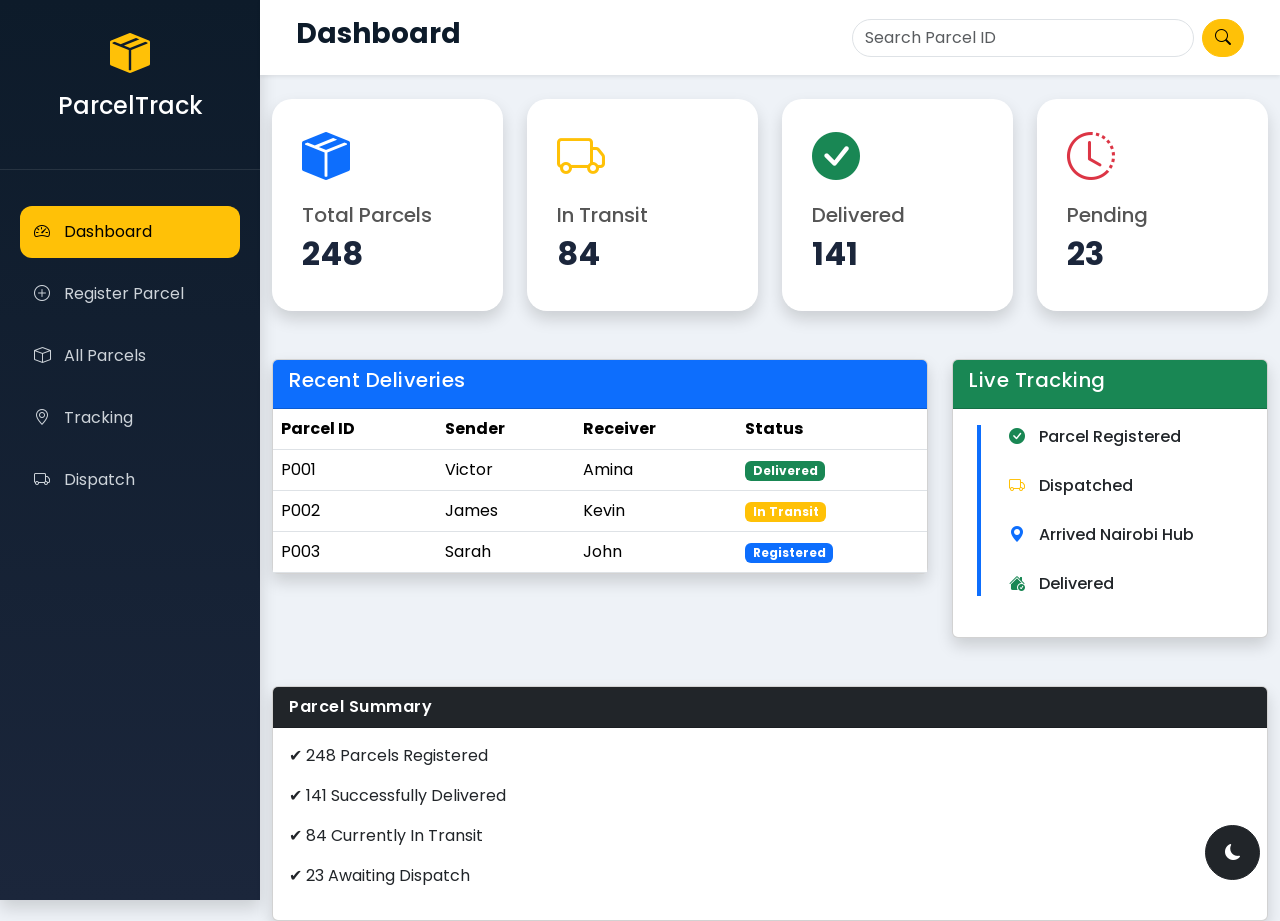
<file: ParcelDeliveryTrackingSystem/bin/frontend/index.html>
<!DOCTYPE html>
<html lang="en">

<head>
    <meta charset="UTF-8">
    <meta name="viewport" content="width=device-width, initial-scale=1.0">
    <title>Parcel Delivery Tracking System</title>
    <link href="https://cdn.jsdelivr.net/npm/bootstrap@5.3.7/dist/css/bootstrap.min.css" rel="stylesheet">
    <link rel="stylesheet" href="https://cdn.jsdelivr.net/npm/bootstrap-icons@1.11.3/font/bootstrap-icons.min.css">
    <link rel="stylesheet" href="css/style.css">
</head>

<body>
    <div class="d-flex">
        <div class="sidebar shadow">
            <div class="logo text-center py-4">
                <i class="bi bi-box-seam-fill fs-1 text-warning"></i>
                <h4 class="text-white mt-2">ParcelTrack</h4>
            </div>
            <hr class="text-secondary">
            <ul class="nav flex-column">
                <li class="nav-item">
                    <a href="index.html" class="nav-link active">
                        <i class="bi bi-speedometer2"></i> Dashboard
                    </a>
                </li>
                <li>
                    <a href="register.html" class="nav-link">
                        <i class="bi bi-plus-circle"></i> Register Parcel
                    </a>
                </li>
                <li>
                    <a href="parcels.html" class="nav-link">
                        <i class="bi bi-box"></i> All Parcels
                    </a>
                </li>
                <li>
                    <a href="tracking.html" class="nav-link">
                        <i class="bi bi-geo-alt"></i> Tracking
                    </a>
                </li>
                <li>
                    <a href="dispatch.html" class="nav-link">
                        <i class="bi bi-truck"></i> Dispatch
                    </a>
                </li>
            </ul>
        </div>

        <div class="content flex-grow-1">
            <nav class="navbar navbar-expand-lg bg-white shadow-sm px-4">
                <div class="container-fluid">
                    <h3 class="fw-bold">Dashboard</h3>
                    <form class="d-flex">
                        <input id="searchInput" class="form-control me-2" type="search" placeholder="Search Parcel ID">
                        <button id="trackBtn" class="btn btn-warning">
                            <i class="bi bi-search"></i>
                        </button>
                    </form>
                </div>
            </nav>

            <div class="container-fluid mt-4">
                <div class="row g-4">
                    <div class="col-lg-3 col-md-6">
                        <div class="card stats-card shadow">
                            <div class="card-body">
                                <i class="bi bi-box-seam-fill display-5 text-primary"></i>
                                <h5 class="mt-3">Total Parcels</h5>
                                <h2>248</h2>
                            </div>
                        </div>
                    </div>
                    <div class="col-lg-3 col-md-6">
                        <div class="card stats-card shadow">
                            <div class="card-body">
                                <i class="bi bi-truck display-5 text-warning"></i>
                                <h5 class="mt-3">In Transit</h5>
                                <h2>84</h2>
                            </div>
                        </div>
                    </div>
                    <div class="col-lg-3 col-md-6">
                        <div class="card stats-card shadow">
                            <div class="card-body">
                                <i class="bi bi-check-circle-fill display-5 text-success"></i>
                                <h5 class="mt-3">Delivered</h5>
                                <h2>141</h2>
                            </div>
                        </div>
                    </div>
                    <div class="col-lg-3 col-md-6">
                        <div class="card stats-card shadow">
                            <div class="card-body">
                                <i class="bi bi-clock-history display-5 text-danger"></i>
                                <h5 class="mt-3">Pending</h5>
                                <h2>23</h2>
                            </div>
                        </div>
                    </div>
                </div>

                <div class="row mt-5">
                    <div class="col-lg-8">
                        <div class="card shadow">
                            <div class="card-header bg-primary text-white">
                                <h5>Recent Deliveries</h5>
                            </div>
                            <div class="table-responsive">
                                <table class="table table-hover">
                                    <thead>
                                        <tr>
                                            <th>Parcel ID</th>
                                            <th>Sender</th>
                                            <th>Receiver</th>
                                            <th>Status</th>
                                        </tr>
                                    </thead>
                                    <tbody>
                                        <tr>
                                            <td>P001</td>
                                            <td>Victor</td>
                                            <td>Amina</td>
                                            <td><span class="badge bg-success">Delivered</span></td>
                                        </tr>
                                        <tr>
                                            <td>P002</td>
                                            <td>James</td>
                                            <td>Kevin</td>
                                            <td><span class="badge bg-warning">In Transit</span></td>
                                        </tr>
                                        <tr>
                                            <td>P003</td>
                                            <td>Sarah</td>
                                            <td>John</td>
                                            <td><span class="badge bg-primary">Registered</span></td>
                                        </tr>
                                    </tbody>
                                </table>
                            </div>
                        </div>
                    </div>

                    <div class="col-lg-4">
                        <div class="card shadow">
                            <div class="card-header bg-success text-white">
                                <h5>Live Tracking</h5>
                            </div>
                            <div class="card-body">
                                <div class="timeline">
                                    <p><i class="bi bi-check-circle-fill text-success"></i> Parcel Registered</p>
                                    <p><i class="bi bi-truck text-warning"></i> Dispatched</p>
                                    <p><i class="bi bi-geo-alt-fill text-primary"></i> Arrived Nairobi Hub</p>
                                    <p><i class="bi bi-house-check-fill text-success"></i> Delivered</p>
                                </div>
                            </div>
                        </div>
                    </div>
                </div>

                <div class="card shadow mt-5">
                    <div class="card-header bg-dark text-white">
                        Parcel Summary
                    </div>
                    <div class="card-body">
                        <p>✔ 248 Parcels Registered</p>
                        <p>✔ 141 Successfully Delivered</p>
                        <p>✔ 84 Currently In Transit</p>
                        <p>✔ 23 Awaiting Dispatch</p>
                    </div>
                </div>
            </div>
        </div>
    </div>

    <script src="https://cdn.jsdelivr.net/npm/bootstrap@5.3.7/dist/js/bootstrap.bundle.min.js"></script>
    <script src="js/script.js"></script>
    <div class="toast-container position-fixed top-0 end-0 p-3" style="z-index: 1055;">
    </div>
</body>

</html>
</file>
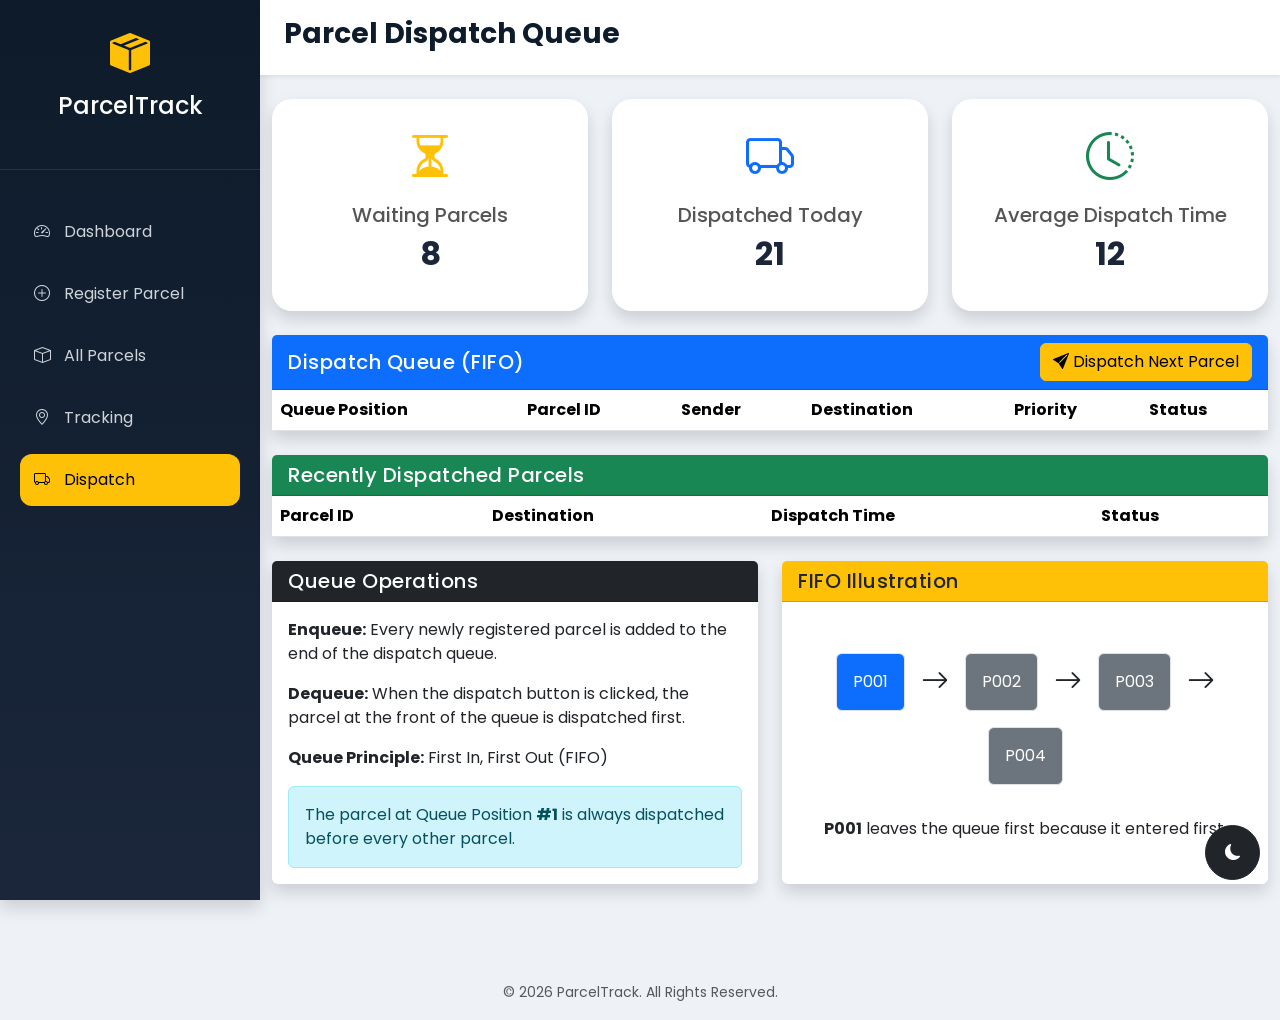
<file: ParcelDeliveryTrackingSystem/bin/frontend/dispatch.html>
<!DOCTYPE html>
<html lang="en">

<head>
    <meta charset="UTF-8">
    <meta name="viewport" content="width=device-width, initial-scale=1.0">
    <title>Parcel Dispatch</title>
    <link href="https://cdn.jsdelivr.net/npm/bootstrap@5.3.7/dist/css/bootstrap.min.css" rel="stylesheet">
    <link rel="stylesheet" href="https://cdn.jsdelivr.net/npm/bootstrap-icons@1.11.3/font/bootstrap-icons.min.css">
    <link rel="stylesheet" href="css/style.css">
</head>

<body>
    <div class="d-flex">
        <div class="sidebar shadow">
            <div class="logo text-center py-4">
                <i class="bi bi-box-seam-fill fs-1 text-warning"></i>
                <h4 class="text-white mt-2">ParcelTrack</h4>
            </div>
            <hr class="text-secondary">
            <ul class="nav flex-column">
                <li>
                    <a href="index.html" class="nav-link">
                        <i class="bi bi-speedometer2"></i> Dashboard
                    </a>
                </li>
                <li>
                    <a href="register.html" class="nav-link">
                        <i class="bi bi-plus-circle"></i> Register Parcel
                    </a>
                </li>
                <li>
                    <a href="parcels.html" class="nav-link">
                        <i class="bi bi-box"></i> All Parcels
                    </a>
                </li>
                <li>
                    <a href="tracking.html" class="nav-link">
                        <i class="bi bi-geo-alt"></i> Tracking
                    </a>
                </li>
                <li>
                    <a href="dispatch.html" class="nav-link active">
                        <i class="bi bi-truck"></i> Dispatch
                    </a>
                </li>
            </ul>
        </div>

        <div class="content flex-grow-1">
            <nav class="navbar bg-white shadow-sm px-4">
                <h3 class="fw-bold">Parcel Dispatch Queue</h3>
            </nav>

            <div class="container-fluid mt-4">
                <div class="row mb-4">
                    <div class="col-lg-4">
                        <div class="card stats-card shadow border-0">
                            <div class="card-body text-center">
                                <i class="bi bi-hourglass-split display-5 text-warning"></i>
                                <h5 class="mt-3">Waiting Parcels</h5>
                                <h2>8</h2>
                            </div>
                        </div>
                    </div>
                    <div class="col-lg-4">
                        <div class="card stats-card shadow border-0">
                            <div class="card-body text-center">
                                <i class="bi bi-truck display-5 text-primary"></i>
                                <h5 class="mt-3">Dispatched Today</h5>
                                <h2>21</h2>
                            </div>
                        </div>
                    </div>
                    <div class="col-lg-4">
                        <div class="card stats-card shadow border-0">
                            <div class="card-body text-center">
                                <i class="bi bi-clock-history display-5 text-success"></i>
                                <h5 class="mt-3">Average Dispatch Time</h5>
                                <h2>12 min</h2>
                            </div>
                        </div>
                    </div>
                </div>

                <div class="card shadow border-0">
                    <div class="card-header bg-primary text-white d-flex justify-content-between align-items-center">
                        <h5 class="mb-0">Dispatch Queue (FIFO)</h5>
                        <button id="dispatchBtn" class="btn btn-warning">
                            <i class="bi bi-send-fill"></i> Dispatch Next Parcel
                        </button>
                    </div>
                    <div class="table-responsive">
                        <table class="table table-hover align-middle">
                            <thead>
                                <tr>
                                    <th>Queue Position</th>
                                    <th>Parcel ID</th>
                                    <th>Sender</th>
                                    <th>Destination</th>
                                    <th>Priority</th>
                                    <th>Status</th>
                                </tr>
                            </thead>
                            <tbody>
                            </tbody>
                        </table>
                    </div>
                </div>

                <div class="card shadow border-0 mt-4">
                    <div class="card-header bg-success text-white">
                        <h5 class="mb-0">Recently Dispatched Parcels</h5>
                    </div>
                    <div class="table-responsive">
                        <table class="table table-striped align-middle">
                            <thead>
                                <tr>
                                    <th>Parcel ID</th>
                                    <th>Destination</th>
                                    <th>Dispatch Time</th>
                                    <th>Status</th>
                                </tr>
                            </thead>
                            <tbody>
                            </tbody>
                        </table>
                    </div>
                </div>

                <div class="row mt-4 mb-5">
                    <div class="col-lg-6">
                        <div class="card shadow border-0 h-100">
                            <div class="card-header bg-dark text-white">
                                <h5 class="mb-0">Queue Operations</h5>
                            </div>
                            <div class="card-body">
                                <p><strong>Enqueue:</strong> Every newly registered parcel is added to the end of the dispatch queue.</p>
                                <p><strong>Dequeue:</strong> When the dispatch button is clicked, the parcel at the front of the queue is dispatched first.</p>
                                <p><strong>Queue Principle:</strong> First In, First Out (FIFO)</p>
                                <div class="alert alert-info mb-0">
                                    The parcel at Queue Position <strong>#1</strong> is always dispatched before every other parcel.
                                </div>
                            </div>
                        </div>
                    </div>
                    <div class="col-lg-6">
                        <div class="card shadow border-0 h-100">
                            <div class="card-header bg-warning">
                                <h5 class="mb-0">FIFO Illustration</h5>
                            </div>
                            <div class="card-body text-center d-flex flex-column justify-content-center">
                                <div class="d-flex justify-content-center align-items-center flex-wrap">
                                    <div class="border rounded p-3 m-2 bg-primary text-white">P001</div>
                                    <i class="bi bi-arrow-right fs-3 mx-2"></i>
                                    <div class="border rounded p-3 m-2 bg-secondary text-white">P002</div>
                                    <i class="bi bi-arrow-right fs-3 mx-2"></i>
                                    <div class="border rounded p-3 m-2 bg-secondary text-white">P003</div>
                                    <i class="bi bi-arrow-right fs-3 mx-2"></i>
                                    <div class="border rounded p-3 m-2 bg-secondary text-white">P004</div>
                                </div>
                                <p class="mt-4 mb-0">
                                    <strong>P001</strong> leaves the queue first because it entered first.
                                </p>
                            </div>
                        </div>
                    </div>
                </div>

            </div>
        </div>
    </div>

    <footer class="text-center mt-5 mb-3 text-muted">
        <small>© 2026 ParcelTrack. All Rights Reserved.</small>
    </footer>

    <script src="https://cdn.jsdelivr.net/npm/bootstrap@5.3.7/dist/js/bootstrap.bundle.min.js"></script>
    <script src="js/script.js"></script>
    <div class="toast-container position-fixed top-0 end-0 p-3" style="z-index: 1055;">
    </div>
</body>

</html>
</file>
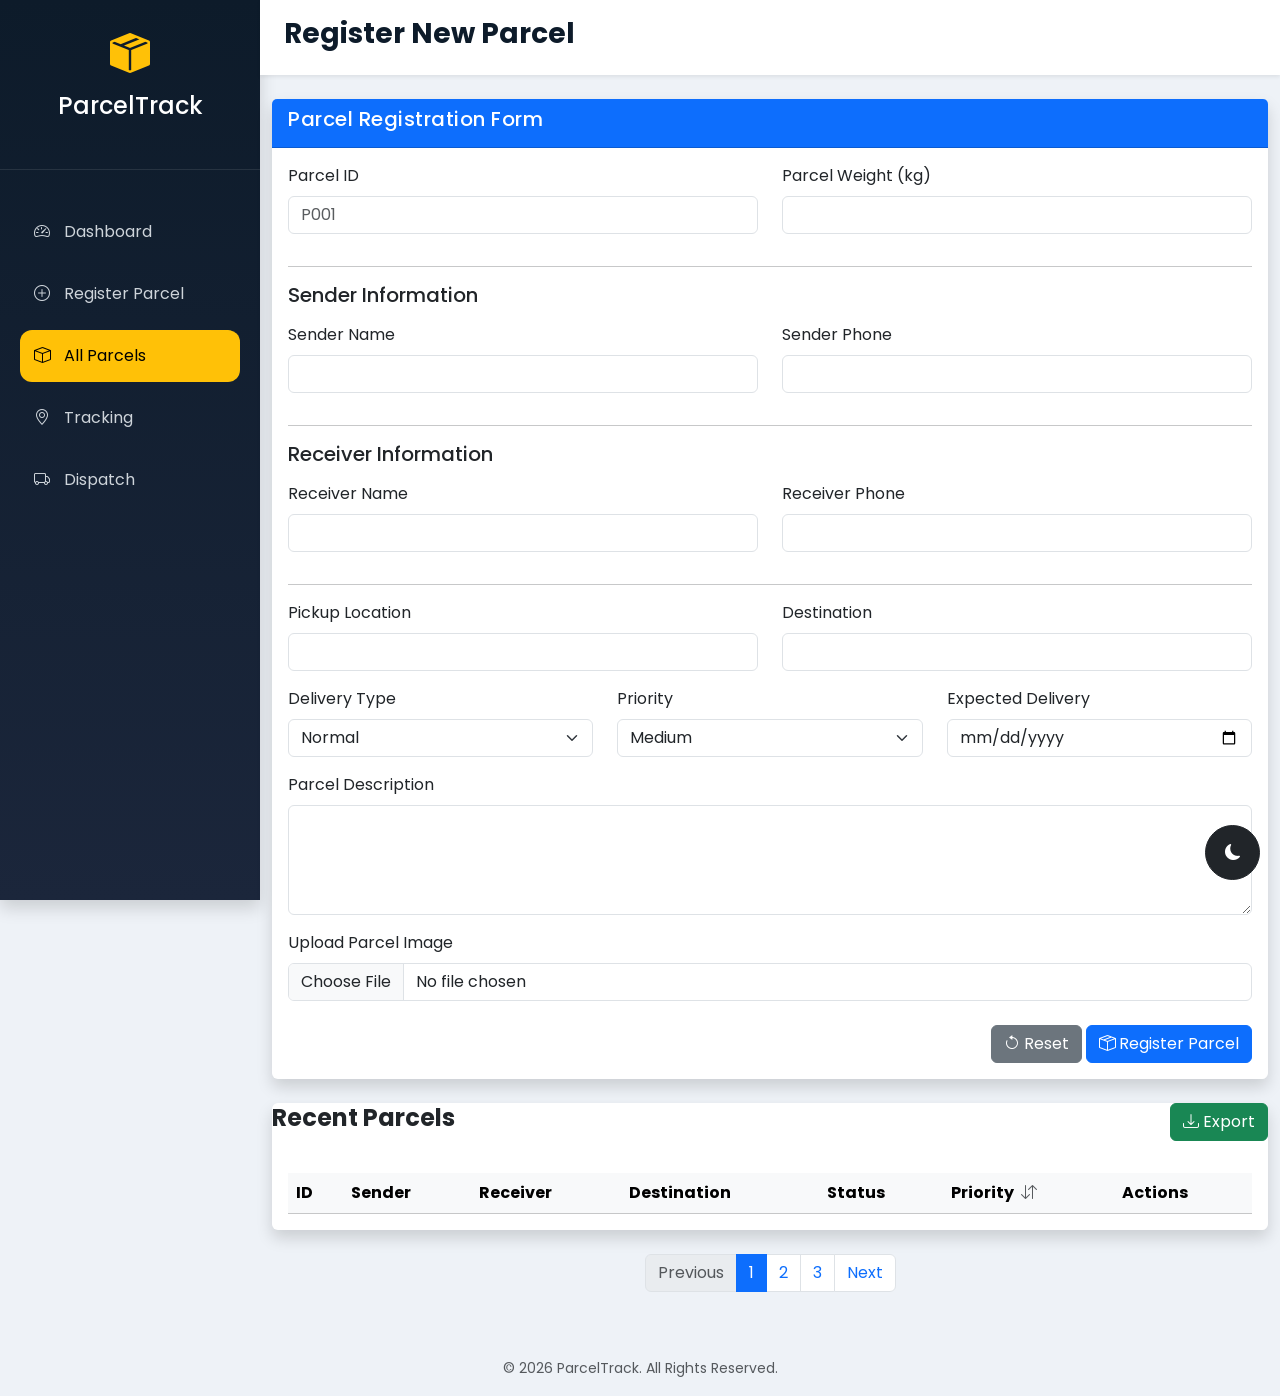
<file: ParcelDeliveryTrackingSystem/bin/frontend/parcels.html>
<!DOCTYPE html>
<html lang="en">

<head>
    <meta charset="UTF-8">
    <meta name="viewport" content="width=device-width, initial-scale=1.0">
    <title>Register Parcel</title>
    <link href="https://cdn.jsdelivr.net/npm/bootstrap@5.3.7/dist/css/bootstrap.min.css" rel="stylesheet">
    <link rel="stylesheet" href="https://cdn.jsdelivr.net/npm/bootstrap-icons@1.11.3/font/bootstrap-icons.min.css">
    <link rel="stylesheet" href="css/style.css">
</head>

<body>
    <div class="d-flex">
        <div class="sidebar shadow">
            <div class="logo text-center py-4">
                <i class="bi bi-box-seam-fill fs-1 text-warning"></i>
                <h4 class="text-white mt-2">ParcelTrack</h4>
            </div>
            <hr class="text-secondary">
            <ul class="nav flex-column">
                <li>
                    <a href="index.html" class="nav-link">
                        <i class="bi bi-speedometer2"></i> Dashboard
                    </a>
                </li>
                <li>
                    <a href="register.html" class="nav-link">
                        <i class="bi bi-plus-circle"></i> Register Parcel
                    </a>
                </li>
                <li>
                    <a href="parcels.html" class="nav-link active">
                        <i class="bi bi-box"></i> All Parcels
                    </a>
                </li>
                <li>
                    <a href="tracking.html" class="nav-link">
                        <i class="bi bi-geo-alt"></i> Tracking
                    </a>
                </li>
                <li>
                    <a href="dispatch.html" class="nav-link">
                        <i class="bi bi-truck"></i> Dispatch
                    </a>
                </li>
            </ul>
        </div>

        <div class="content flex-grow-1">
            <nav class="navbar bg-white shadow-sm px-4">
                <h3 class="fw-bold">Register New Parcel</h3>
            </nav>

            <div class="container-fluid mt-4">
                <div class="card shadow border-0 mb-4">
                    <div class="card-header bg-primary text-white">
                        <h5>Parcel Registration Form</h5>
                    </div>
                    <div class="card-body">
                        <form id="parcelForm">
                            <div class="row">
                                <div class="col-md-6 mb-3">
                                    <label class="form-label" for="parcelID">Parcel ID</label>
                                    <input type="text" class="form-control" id="parcelID" placeholder="P001" required>
                                </div>
                                <div class="col-md-6 mb-3">
                                    <label class="form-label" for="weight">Parcel Weight (kg)</label>
                                    <input type="number" class="form-control" id="weight" required>
                                </div>
                            </div>
                            <hr>
                            <h5 class="mb-3">Sender Information</h5>
                            <div class="row">
                                <div class="col-md-6 mb-3">
                                    <label class="form-label" for="senderName">Sender Name</label>
                                    <input type="text" class="form-control" id="senderName" required>
                                </div>
                                <div class="col-md-6 mb-3">
                                    <label class="form-label" for="senderPhone">Sender Phone</label>
                                    <input type="tel" class="form-control" id="senderPhone" required>
                                </div>
                            </div>
                            <hr>
                            <h5 class="mb-3">Receiver Information</h5>
                            <div class="row">
                                <div class="col-md-6 mb-3">
                                    <label class="form-label" for="receiverName">Receiver Name</label>
                                    <input type="text" class="form-control" id="receiverName" required>
                                </div>
                                <div class="col-md-6 mb-3">
                                    <label class="form-label" for="receiverPhone">Receiver Phone</label>
                                    <input type="tel" class="form-control" id="receiverPhone" required>
                                </div>
                            </div>
                            <hr>
                            <div class="row">
                                <div class="col-md-6 mb-3">
                                    <label class="form-label" for="pickupLocation">Pickup Location</label>
                                    <input type="text" class="form-control" id="pickupLocation" required>
                                </div>
                                <div class="col-md-6 mb-3">
                                    <label class="form-label" for="destination">Destination</label>
                                    <input type="text" class="form-control" id="destination" required>
                                </div>
                            </div>
                            <div class="row">
                                <div class="col-md-4 mb-3">
                                    <label class="form-label" for="deliveryType">Delivery Type</label>
                                    <select class="form-select" id="deliveryType">
                                        <option>Normal</option>
                                        <option>Express</option>
                                    </select>
                                </div>
                                <div class="col-md-4 mb-3">
                                    <label class="form-label" for="priority">Priority</label>
                                    <select class="form-select" id="priority">
                                        <option>Low</option>
                                        <option selected>Medium</option>
                                        <option>High</option>
                                    </select>
                                </div>
                                <div class="col-md-4 mb-3">
                                    <label class="form-label" for="deliveryDate">Expected Delivery</label>
                                    <input type="date" class="form-control" id="deliveryDate">
                                </div>
                            </div>
                            <div class="mb-3">
                                <label class="form-label" for="description">Parcel Description</label>
                                <textarea class="form-control" rows="4" id="description"></textarea>
                            </div>
                            <div class="mb-4">
                                <label class="form-label">Upload Parcel Image</label>
                                <input type="file" class="form-control">
                            </div>
                            <div class="text-end">
                                <button type="reset" class="btn btn-secondary">
                                    <i class="bi bi-arrow-counterclockwise"></i> Reset
                                </button>
                                <button id="registerBtn" type="submit" class="btn btn-primary">
                                    <i class="bi bi-box-seam"></i> Register Parcel
                                </button>
                            </div>
                        </form>
                    </div>
                </div>

                <div class="card shadow border-0">
                    <div class="d-flex justify-content-between align-items-center mb-3">
                        <h4 class="fw-bold">
                            Recent Parcels
                        </h4>
                        <button id="exportBtn" class="btn btn-success">
                            <i class="bi bi-download"></i>
                            Export
                        </button>
                    </div>
                    <div class="card-body table-responsive">
                        <table class="table table-hover align-middle">
                            <thead class="table-light">
                                <tr>
                                    <th>ID</th>
                                    <th>Sender</th>
                                    <th>Receiver</th>
                                    <th>Destination</th>
                                    <th>Status</th>
                                    <th style="cursor: pointer;" onclick="triggerQuicksort('priority')" class="user-select-none hover-shadow">
                                        Priority <i class="bi bi-arrow-down-up text-muted ms-1"></i>
                                    </th>
                                    <th>Actions</th>
                                </tr>
                            </thead>
                            <tbody></tbody>
                        </table>
                    </div>
                </div>

                <nav class="mt-4">
                    <ul class="pagination justify-content-center">
                        <li class="page-item disabled"><a class="page-link" href="#">Previous</a></li>
                        <li class="page-item active"><a class="page-link" href="#">1</a></li>
                        <li class="page-item"><a class="page-link" href="#">2</a></li>
                        <li class="page-item"><a class="page-link" href="#">3</a></li>
                        <li class="page-item"><a class="page-link" href="#">Next</a></li>
                    </ul>
                </nav>
            </div>
        </div>
    </div>

    <div class="modal fade" id="viewParcelModal" tabindex="-1">
        <div class="modal-dialog modal-lg">
            <div class="modal-content">
                <div class="modal-header bg-primary text-white">
                    <h5 class="modal-title">Parcel Details</h5>
                    <button type="button" class="btn-close btn-close-white" data-bs-dismiss="modal"></button>
                </div>
                <div class="modal-body">
                    <div class="modal-body">
                        <div class="row">
                            <div class="col-md-6">
                                <p><strong>Parcel ID:</strong> <span id="modalParcelID">Loading...</span></p>
                                <p><strong>Sender:</strong> <span id="modalSender">Loading...</span></p>
                                <p><strong>Receiver:</strong> <span id="modalReceiver">Loading...</span></p>
                                <p><strong>Weight:</strong> <span id="modalWeight">Loading...</span> kg</p>
                            </div>
                            <div class="col-md-6">
                                <p><strong>Destination:</strong> <span id="modalDestination">Loading...</span></p>
                                <p><strong>Status:</strong> <span id="modalStatus">Loading...</span></p>
                                <p><strong>Priority:</strong> <span id="modalPriority">Loading...</span></p>
                            </div>
                        </div>
                    </div>
                </div>
                <div class="modal-footer">
                    <button class="btn btn-secondary" data-bs-dismiss="modal">Close</button>
                </div>
            </div>
        </div>
    </div>

    <footer class="text-center mt-5 mb-3 text-muted">
        <small>© 2026 ParcelTrack. All Rights Reserved.</small>
    </footer>

    <script src="https://cdn.jsdelivr.net/npm/bootstrap@5.3.7/dist/js/bootstrap.bundle.min.js"></script>
    <script src="js/script.js"></script>
    <div class="toast-container position-fixed top-0 end-0 p-3" style="z-index: 1055;">
    </div>
</body>
</html>
</file>
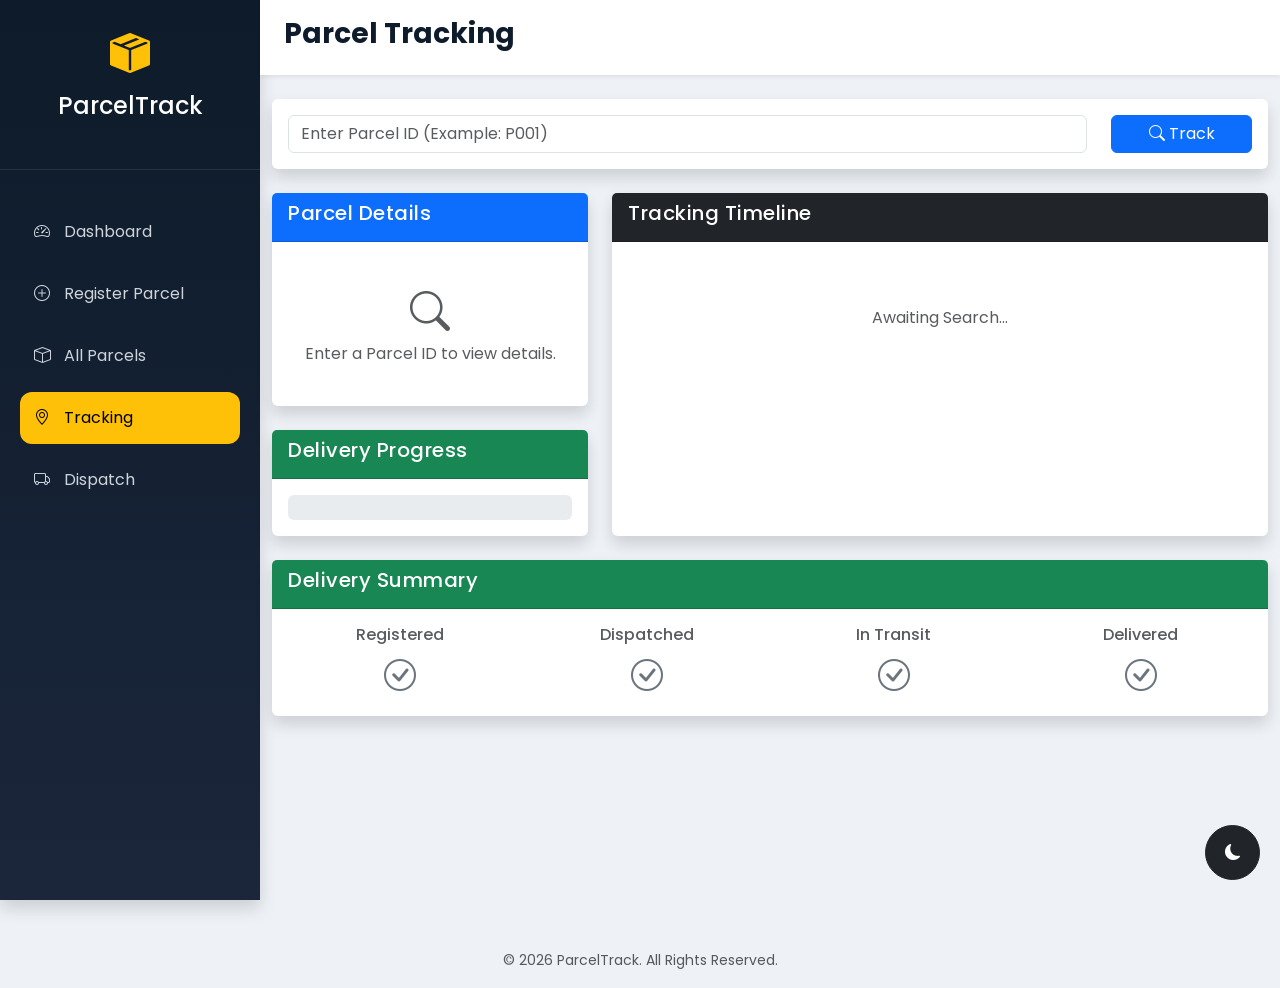
<file: ParcelDeliveryTrackingSystem/bin/frontend/tracking.html>
<!DOCTYPE html>
<html lang="en">

<head>
    <meta charset="UTF-8">
    <meta name="viewport" content="width=device-width, initial-scale=1.0">
    <title>Parcel Tracking</title>
    <link href="https://cdn.jsdelivr.net/npm/bootstrap@5.3.7/dist/css/bootstrap.min.css" rel="stylesheet">
    <link rel="stylesheet" href="https://cdn.jsdelivr.net/npm/bootstrap-icons@1.11.3/font/bootstrap-icons.min.css">
    <link rel="stylesheet" href="css/style.css">
</head>

<body>
    <div class="d-flex">
        <div class="sidebar shadow">
            <div class="logo text-center py-4">
                <i class="bi bi-box-seam-fill fs-1 text-warning"></i>
                <h4 class="text-white mt-2">ParcelTrack</h4>
            </div>
            <hr class="text-secondary">
            <ul class="nav flex-column">
                <li><a href="index.html" class="nav-link"><i class="bi bi-speedometer2"></i> Dashboard</a></li>
                <li><a href="register.html" class="nav-link"><i class="bi bi-plus-circle"></i> Register Parcel</a></li>
                <li><a href="parcels.html" class="nav-link"><i class="bi bi-box"></i> All Parcels</a></li>
                <li><a href="tracking.html" class="nav-link active"><i class="bi bi-geo-alt"></i> Tracking</a></li>
                <li><a href="dispatch.html" class="nav-link"><i class="bi bi-truck"></i> Dispatch</a></li>
            </ul>
        </div>

        <div class="content flex-grow-1">
            <nav class="navbar bg-white shadow-sm px-4">
                <h3 class="fw-bold">Parcel Tracking</h3>
            </nav>

            <div class="container-fluid mt-4">
                <div class="card shadow border-0 mb-4">
                    <div class="card-body">
                        <form id="trackingForm" class="row align-items-center">
                            <div class="col-md-10">
                                <input type="text" class="form-control" id="trackingInput" placeholder="Enter Parcel ID (Example: P001)" required>
                            </div>
                            <div class="col-md-2">
                                <button type="submit" id="trackBtn" class="btn btn-primary w-100">
                                    <i class="bi bi-search"></i> Track
                                </button>
                            </div>
                        </form>
                    </div>
                </div>

                <div class="row">
                    <div class="col-lg-4">
                        <div class="card shadow border-0">
                            <div class="card-header bg-primary text-white">
                                <h5>Parcel Details</h5>
                            </div>
                            <div class="card-body" id="trackDetailsBody">
                                <p class="text-muted text-center my-4"><i class="bi bi-search fs-1"></i><br>Enter a Parcel ID to view details.</p>
                            </div>
                        </div>

                        <div class="card shadow border-0 mt-4">
                            <div class="card-header bg-success text-white">
                                <h5>Delivery Progress</h5>
                            </div>
                            <div class="card-body">
                                <div class="progress" style="height:25px;">
                                    <div id="trackProgressBar" class="progress-bar progress-bar-striped progress-bar-animated bg-secondary" style="width:0%;">
                                        0%
                                    </div>
                                </div>
                            </div>
                        </div>
                    </div>

                    <div class="col-lg-8">
                        <div class="card shadow border-0 h-100">
                            <div class="card-header bg-dark text-white">
                                <h5>Tracking Timeline</h5>
                            </div>
                            <div class="card-body" id="trackTimeline">
                                <p class="text-muted text-center my-5">Awaiting Search...</p>
                            </div>
                        </div>
                    </div>
                </div>

                <div class="card shadow border-0 mt-4 mb-5">
                    <div class="card-header bg-success text-white">
                        <h5>Delivery Summary</h5>
                    </div>
                    <div class="card-body">
                        <div class="row text-center" id="trackSummaryIcons">
                            <div class="col-md-3">
                                <h6 class="text-muted">Registered</h6>
                                <i class="bi bi-check-circle text-secondary fs-2"></i>
                            </div>
                            <div class="col-md-3">
                                <h6 class="text-muted">Dispatched</h6>
                                <i class="bi bi-check-circle text-secondary fs-2"></i>
                            </div>
                            <div class="col-md-3">
                                <h6 class="text-muted">In Transit</h6>
                                <i class="bi bi-check-circle text-secondary fs-2"></i>
                            </div>
                            <div class="col-md-3">
                                <h6 class="text-muted">Delivered</h6>
                                <i class="bi bi-check-circle text-secondary fs-2"></i>
                            </div>
                        </div>
                    </div>
                </div>

            </div>
        </div>
    </div>

    <footer class="text-center mt-5 mb-3 text-muted">
        <small>&copy; 2026 ParcelTrack. All Rights Reserved.</small>
    </footer>

    <script src="https://cdn.jsdelivr.net/npm/bootstrap@5.3.7/dist/js/bootstrap.bundle.min.js"></script>
    <script src="js/script.js"></script>
    <div class="toast-container position-fixed top-0 end-0 p-3" style="z-index: 1055;"></div>
</body>
</html>
</file>
<file: ParcelDeliveryTrackingSystem/bin/frontend/css/style.css>
/*GOOGLE FONT*/

@import url('https://fonts.googleapis.com/css2?family=Poppins:wght@300;400;500;600;700&display=swap');


/*GENERAL*/
*{
    margin:0;
    padding:0;
    box-sizing:border-box;
    font-family:'Poppins',sans-serif;
}

body{
    background:#eef2f7;
    overflow-x:hidden;
}

/*SIDEBAR*/

.sidebar{
    width:260px;
    min-height:100vh;
    background:linear-gradient(
        180deg,
        #0d1b2a,
        #1b263b
    );
    position:fixed;
    left:0;
    top:0;
    transition:.3s;
}
.logo{
    animation:fadeDown 1s;
}

.sidebar .nav{
    padding:20px;
}
.sidebar .nav-link{
    color:#ced4da;
    padding:14px;
    margin-bottom:10px;
    border-radius:12px;
    transition:.3s;
    font-size:16px;
}

.sidebar .nav-link i{
    margin-right:10px;
}

.sidebar .nav-link:hover{
    background:#f8c146;
    color:#000;
    transform:translateX(8px);
}

.sidebar .active{
    background:#ffc107;
    color:#000 !important;
}

/*MAIN CONTENT*/

.content{
    margin-left:260px;
    min-height:100vh;
}


/*NAVBAR*/

.navbar{
    height:75px;
    background:white;
}

.navbar h3{
    color:#0d1b2a;
    font-weight:700;
}
.navbar input{
    border-radius:30px;
}

.navbar button{
    border-radius:30px;
}


/*STATISTICS CARDS*/

.stats-card{
    border:none;
    border-radius:20px;
    transition:.4s;
    cursor:pointer;
    overflow:hidden;
}

.stats-card:hover{
    transform:translateY(-8px);
    box-shadow:0 15px 35px rgba(0,0,0,.2);
}

.stats-card .card-body{
    padding:30px;
}

.stats-card h5{
    font-weight:500;
    color:#555;
}

.stats-card h2{
    font-weight:bold;
    color:#1b263b;
}


/*TABLE*/

.table{
    margin-bottom:0;
}

.table thead{
    background:#0d6efd;
    color:white;
}

.table tbody tr{
    transition:.3s;
}

.table tbody tr:hover{
    background:#f1f5ff;
}


/*TIMELINE*/

.timeline{
    position:relative;
    padding-left:20px;
}

.timeline::before{
    content:"";
    position:absolute;
    left:8px;
    top:0;
    width:4px;
    height:100%;
    background:#0d6efd;
}

.timeline p{
    position:relative;
    padding-left:20px;
    margin-bottom:25px;
    font-weight:500;
}

.timeline p i{
    margin-right:10px;
}


/*SUMMARY CARD */

.card-header{
    font-weight:600;
    letter-spacing:.5px;
}


/*BUTTONS*/

.btn{
    transition:.3s;
}
.btn:hover{
    transform:scale(1.05);
}


/*SCROLLBAR*/
::-webkit-scrollbar{
    width:10px;
}

::-webkit-scrollbar-thumb{
    background:#0d6efd;
    border-radius:20px;
}

::-webkit-scrollbar-track{
    background:#e5e5e5;
}


/*ANIMATIONS*/

@keyframes fadeDown{
    from{
        opacity:0;
        transform:translateY(-25px);
    }
    to{
        opacity:1;
        transform:translateY(0);
    }
}

@keyframes fadeUp{
    from{
        opacity:0;
        transform:translateY(35px);
    }
    to{
        opacity:1;
        transform:translateY(0);
    }
}
.stats-card{
    animation:fadeUp .8s;
}
.card{
    animation:fadeUp 1s;
}


/* RESPONSIVE */

@media(max-width:992px){
.sidebar{
    width:90px;
}

.sidebar h4{
    display:none;
}
.sidebar .nav-link{
    text-align:center;
}

.sidebar .nav-link i{
    margin-right:0;
    font-size:22px;
}
.sidebar .nav-link{
    font-size:0;
}
.content{
    margin-left:90px;
}
}

@media(max-width:768px){
.content{
    margin-left:0;
}

.sidebar{
    position:relative;
    width:100%;
    min-height:auto;
}

.navbar{
    margin-top:0;
}
}

body.dark-mode {
    background: #121b22 !important;
}

.dark-mode .navbar,
.dark-mode .card,
.dark-mode .stats-card {
    background: #1f2c38 !important;
    border-color: #2c3e50 !important;
}

.dark-mode h1,
.dark-mode h2,
.dark-mode h3,
.dark-mode h4,
.dark-mode h5,
.dark-mode h6,
.dark-mode p,
.dark-mode label,
.dark-mode strong,
.dark-mode td,
.dark-mode th{
    color:#fff !important;
}

.dark-mode .text-muted,
.dark-mode .text-secondary{
    color:#cfcfcf !important;
}

.dark-mode .card-header{
    color:#fff;
}

.dark-mode .navbar h3{
    color:#fff;
}

.dark-mode .page-link{
    background:#2d2d2d;
    color:#fff;
}

.dark-mode .page-link:hover{
    background:#3d3d3d;
}

.dark-mode .modal-content{
    background:#1f1f1f;
    color:#fff;
}

.dark-mode .btn-close{
    filter:invert(1);
}
</file>
